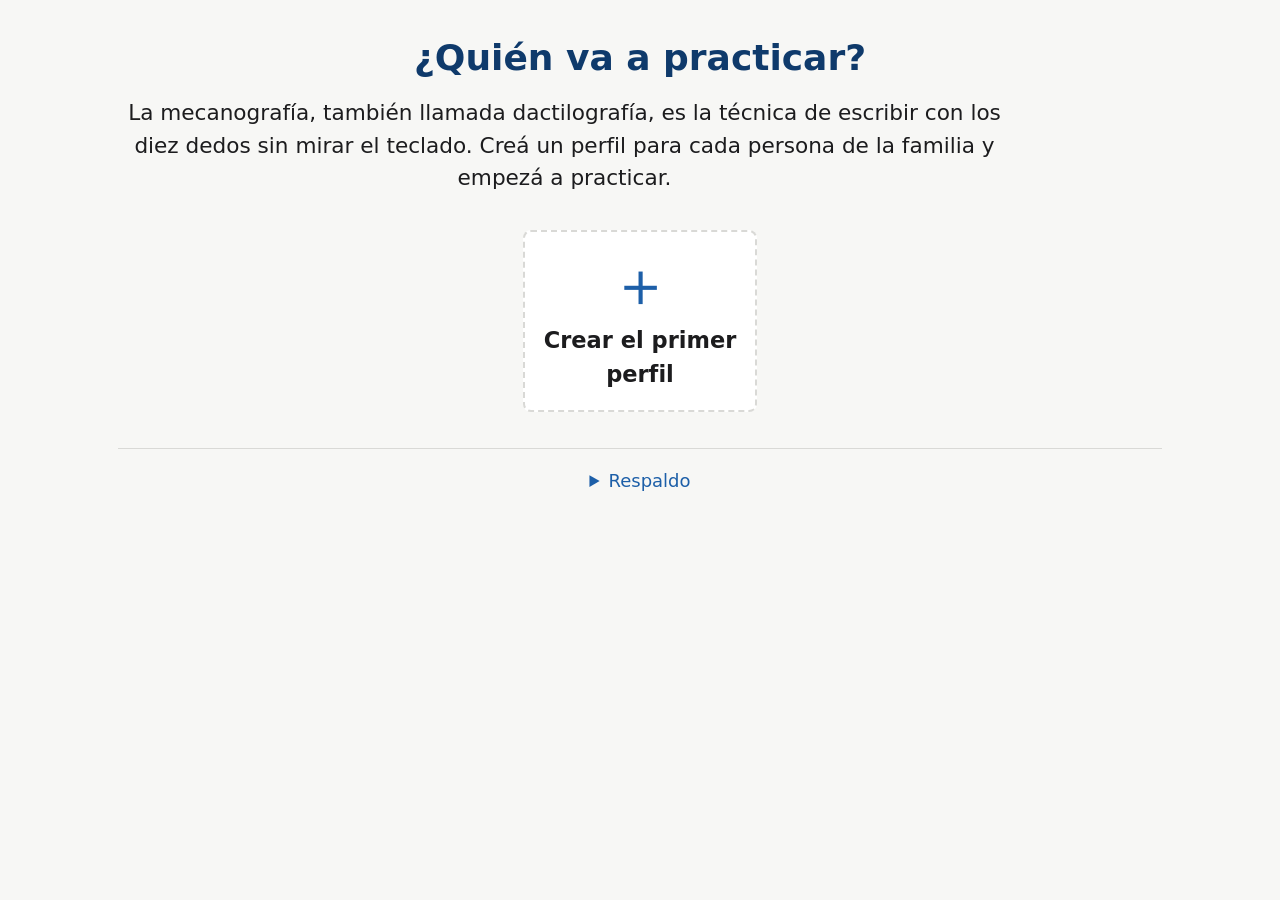
<file: index.html>
<!doctype html>
<html lang="es-AR" data-mode="adult" data-theme="light">
<head>
  <meta charset="utf-8">
  <meta name="viewport" content="width=device-width, initial-scale=1">
  <title>Mecanografía</title>
  <meta name="description" content="Aprendé mecanografía (dactilografía): escribí rápido y sin mirar el teclado, con perfiles para toda la familia.">
  <meta name="theme-color" content="#1d5fa8">
  <link rel="manifest" href="./manifest.webmanifest">
  <link rel="icon" href="./icons/icon.svg" type="image/svg+xml">
  <link rel="apple-touch-icon" href="./icons/apple-touch-icon.png">
  <link rel="stylesheet" href="./css/base.css">
  <link rel="stylesheet" href="./css/themes.css">
  <link rel="stylesheet" href="./css/keyboard.css">
  <link rel="stylesheet" href="./css/hands.css">
  <link rel="stylesheet" href="./css/practice.css">
  <link rel="stylesheet" href="./css/hands-intro.css">
  <link rel="stylesheet" href="./css/profiles.css">
  <link rel="stylesheet" href="./css/lessons.css">
  <link rel="stylesheet" href="./css/progress.css">
  <script type="module" src="./js/app.js"></script>
</head>
<body>
  <a class="skip-link" href="#app">Saltar al contenido</a>
  <main id="app" tabindex="-1"></main>
  <div id="announcer" class="visually-hidden" aria-live="polite" aria-atomic="true"></div>
  <noscript>
    <p class="noscript">Mecanografía necesita JavaScript para funcionar. Activalo en tu navegador y volvé a cargar la página.</p>
  </noscript>
</body>
</html>
</file>
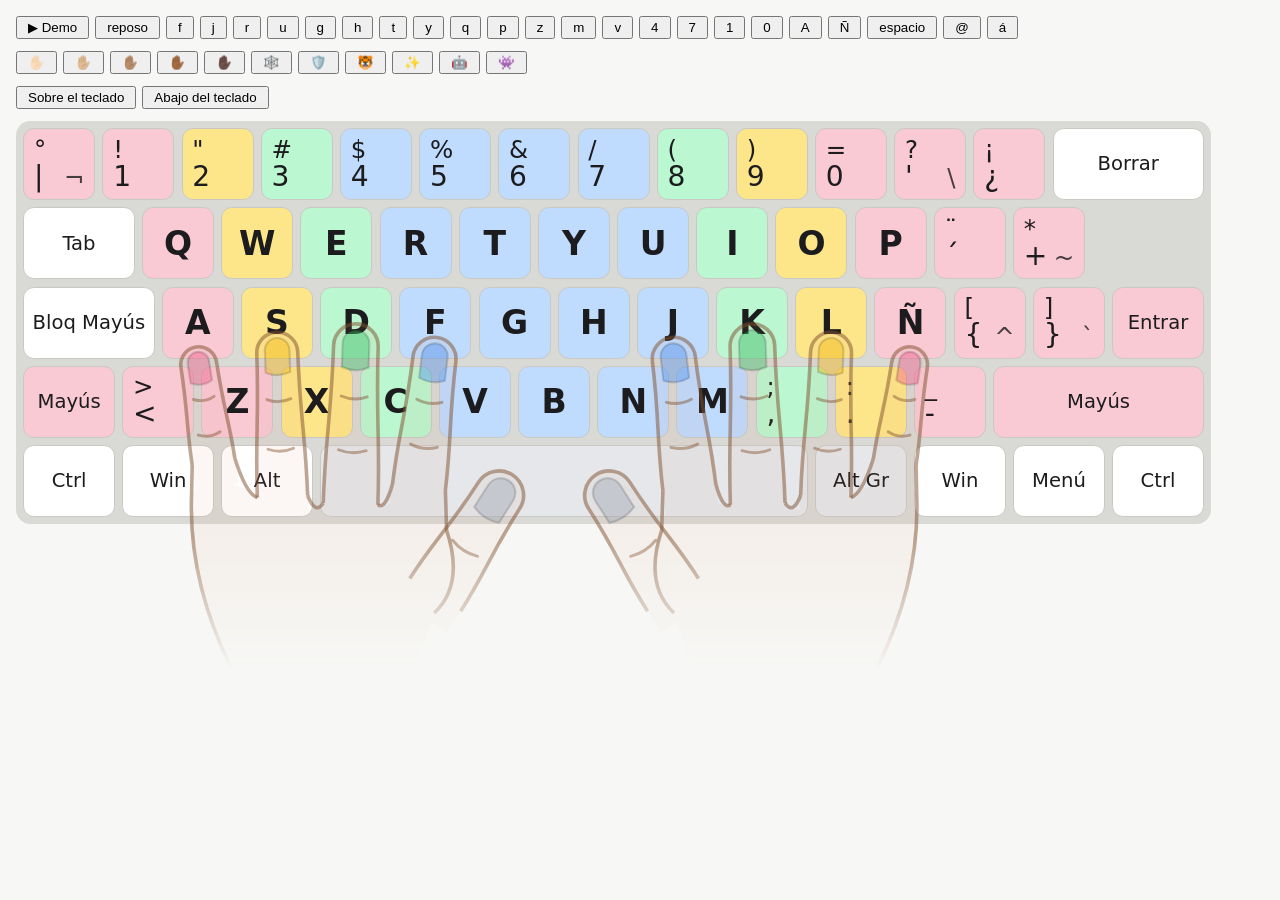
<file: tools/hands-prototype.html>
<!doctype html>
<html lang="es-AR" data-mode="adult" data-theme="light">
<head>
  <meta charset="utf-8">
  <title>Prototipo de manos</title>
  <link rel="stylesheet" href="../css/base.css">
  <link rel="stylesheet" href="../css/themes.css">
  <link rel="stylesheet" href="../css/keyboard.css">
  <link rel="stylesheet" href="../css/hands.css">
  <style>
    body { margin: 0; }
    .proto { padding: 16px; --unit: 72px; --gap: calc(var(--unit) * 0.1); }
    .proto__controls { display: flex; flex-wrap: wrap; gap: 6px; margin-bottom: 12px; font-size: 16px; }
    .proto__controls button { padding: 2px 10px; }
    .board { position: relative; width: max-content; margin-bottom: calc(2 * var(--unit)); }
    .board:has(.hands[data-placement="below"]) { margin-bottom: 0; }

    .board .hands[data-placement="over"] { position: absolute; top: 0; left: 0; width: 100%; }
    .board .hands[data-placement="below"] { display: block; width: 100%; }
  </style>
</head>
<body>
  <div class="proto">
    <div class="proto__controls" id="controls"></div>
    <div class="board" id="board"></div>
  </div>
  <script type="module">
    import { getLayout } from '../js/layouts/index.js';
    import { createKeyIndex } from '../js/keystrokes.js';
    import { createKeyboardView } from '../js/keyboard-view.js';
    import { createHandsView } from '../js/hands-view.js';
    import { guideFor } from '../js/guidance.js';
    import { HAND_SKINS } from '../js/hand-skins.js';

    const params = new URLSearchParams(location.search);
    const keyIndex = createKeyIndex(getLayout(params.get('layout') ?? 'es-latam'));
    const keyboard = createKeyboardView(keyIndex.layout);
    const hands = createHandsView(keyIndex, { placement: 'over' });
    document.getElementById('board').append(keyboard.element, hands.element);

    const show = (char) => {
      const { targets } = guideFor(keyIndex, char, false);
      keyboard.show(targets);
      hands.show(targets);
    };
    window.showChar = show;

    const controls = document.getElementById('controls');
    for (const char of ['', 'f', 'j', 'r', 'u', 'g', 'h', 't', 'y', 'q', 'p', 'z', 'm', 'v', '4', '7', '1', '0', 'A', 'Ñ', ' ', '@', 'á']) {
      const button = document.createElement('button');
      button.textContent = char === '' ? 'reposo' : char === ' ' ? 'espacio' : char;
      button.addEventListener('click', () => show(char === '' ? undefined : char));
      controls.append(button);
    }

    // Demo: "types" a sentence on its own, one character every DEMO_MS.
    const DEMO_TEXT = 'Hola, Sofía: ¿jugamos al fútbol mañana? ¡Dale!';
    const DEMO_MS = 550;
    let demoTimer = null;
    const demoButton = document.createElement('button');
    demoButton.textContent = '▶ Demo';
    demoButton.addEventListener('click', () => {
      clearInterval(demoTimer);
      let i = 0;
      demoTimer = setInterval(() => {
        if (i === DEMO_TEXT.length) {
          clearInterval(demoTimer);
          show(undefined);
          return;
        }
        show(DEMO_TEXT[i]);
        i += 1;
      }, DEMO_MS);
    });
    controls.prepend(demoButton);

    // Skin picker.
    const skins = document.createElement('div');
    skins.className = 'proto__controls';
    for (const skin of HAND_SKINS) {
      const button = document.createElement('button');
      button.textContent = skin.icon;
      button.addEventListener('click', () => hands.setSkin(skin));
      skins.append(button);
    }
    controls.after(skins);

    // Placement picker: on the keyboard or below it.
    const places = document.createElement('div');
    places.className = 'proto__controls';
    for (const [placement, label] of [['over', 'Sobre el teclado'], ['below', 'Abajo del teclado']]) {
      const button = document.createElement('button');
      button.textContent = label;
      button.addEventListener('click', () => hands.setPlacement(placement));
      places.append(button);
    }
    skins.after(places);
    window.setSkin = (id) => hands.setSkin(HAND_SKINS.find((skin) => skin.id === id));
  </script>
</body>
</html>
</file>
<file: css/base.css>
/* Base: reset, layout and accessibility helpers. Colors and sizes come from themes.css. */

*,
*::before,
*::after {
  box-sizing: border-box;
}

html {
  font-family: var(--font-family);
  font-size: var(--font-size-base);
  line-height: 1.5;
  color: var(--color-text);
  background: var(--color-bg);
  -webkit-text-size-adjust: 100%;
}

body {
  margin: 0;
  min-height: 100vh;
  background: var(--color-bg);
}

main {
  max-width: 60rem;
  margin: 0 auto;
  padding: var(--space-lg) var(--space-md);
}

main:focus {
  outline: none;
}

h1,
h2,
h3 {
  line-height: 1.2;
  margin: 0 0 var(--space-md);
}

h2 {
  font-size: var(--text-lg);
}

h1 {
  font-size: var(--font-size-h1);
  color: var(--color-heading);
}

h1:focus {
  outline: none;
}

p {
  margin: 0 0 var(--space-md);
  max-width: 65ch;
}

/* Links stand alone in this app (no links inside paragraphs): no underline, except on hover. */
a {
  color: var(--color-link);
}

/* Zero specificity, so links styled as buttons or tiles keep their own look. */
:where(a) {
  text-decoration: none;
}

:where(a:hover) {
  text-decoration: underline;
}

/* The hidden attribute always wins, even over components that set their own display. */
[hidden] {
  display: none !important;
}

/* Visible focus for every interactive element, keyboard-only. */
:focus-visible {
  outline: var(--focus-width) solid var(--color-focus);
  outline-offset: 3px;
}

.button {
  display: inline-block;
  font: inherit;
  font-weight: 600;
  padding: 0.6em 1.2em;
  border: 2px solid transparent;
  border-radius: var(--radius);
  background: var(--color-accent);
  color: var(--color-on-accent);
  text-decoration: none;
  cursor: pointer;
}

.button:hover {
  background: var(--color-accent-hover);
}

.button:disabled {
  opacity: 0.45;
  cursor: not-allowed;
}

.button--secondary {
  background: transparent;
  color: var(--color-link);
  border-color: currentColor;
}

.button--secondary:hover {
  background: var(--color-surface);
}

/* Forms */
.controls {
  display: flex;
  flex-wrap: wrap;
  gap: var(--space-md) var(--space-lg);
  margin-bottom: var(--space-md);
}

.field {
  display: flex;
  flex-direction: column;
  gap: var(--space-sm);
  min-width: 0; /* a fieldset is as wide as its content by default: it would overflow a phone */
  margin: 0;
  padding: 0;
  border: 0;
}

.field > label,
.field > legend {
  font-weight: 600;
  padding: 0;
}

select {
  max-width: 100%;
  font: inherit;
  color: var(--color-text);
  background: var(--color-surface);
  border: 2px solid var(--color-border);
  border-radius: var(--radius);
  padding: 0.35em 0.6em;
}

.choices {
  display: flex;
  flex-wrap: wrap;
  gap: var(--space-md);
  padding-top: var(--space-sm);
}

.choice {
  display: inline-flex;
  align-items: center;
  gap: 0.4em;
  cursor: pointer;
}

.choice input {
  width: 1.1em;
  height: 1.1em;
  accent-color: var(--color-accent);
}

/* Alerts */
.alert {
  border-radius: var(--radius);
  padding: var(--space-md);
  margin-bottom: var(--space-md);
}

.alert > :last-child {
  margin-bottom: 0;
}

.alert--warning {
  background: var(--color-warning-bg);
  border: 2px solid var(--color-warning-border);
}

.card {
  background: var(--color-surface);
  border: 1px solid var(--color-border);
  border-radius: var(--radius);
  padding: var(--space-lg);
}

.card > :last-child {
  margin-bottom: 0;
}

.lead {
  font-size: 1.2em;
}

.muted {
  color: var(--color-text-muted);
}

.skip-link {
  position: absolute;
  left: var(--space-md);
  top: -100px;
  z-index: 10;
  padding: 0.5em 1em;
  background: var(--color-accent);
  color: var(--color-on-accent);
  border-radius: var(--radius);
}

.skip-link:focus {
  top: var(--space-md);
}

.visually-hidden {
  position: absolute;
  width: 1px;
  height: 1px;
  margin: -1px;
  padding: 0;
  overflow: hidden;
  clip: rect(0 0 0 0);
  white-space: nowrap;
  border: 0;
}

.noscript {
  max-width: 40rem;
  margin: 2rem auto;
  padding: 1rem;
}

@media (prefers-reduced-motion: reduce) {
  *,
  *::before,
  *::after {
    animation-duration: 0.01ms !important;
    animation-iteration-count: 1 !important;
    transition-duration: 0.01ms !important;
    scroll-behavior: auto !important;
  }
}
</file>
<file: css/themes.css>
/* Themes. The active profile sets <html data-mode="adult|kids" data-theme="light|dark">
   (js/app.js resolves the "automatic" theme from the operating system). Kids mode is
   always light. */

/* Rounded font for kids mode, bundled so it works offline (SIL Open Font License). */
@font-face {
  font-family: "Nunito";
  font-style: normal;
  font-weight: 400 800;
  font-display: swap;
  src: url("../assets/fonts/nunito-latin.woff2") format("woff2");
}

/* Shared by every theme: saturated finger colors for the key/finger to use now. */
:root {
  --finger-5-strong: #f0558a;
  --finger-4-strong: #f2b705;
  --finger-3-strong: #2fbf62;
  --finger-2-strong: #4a90f0;
  --finger-thumb-strong: #9aa5b5;
  --finger-on-strong: #111111;
  --color-current-bg: color-mix(in srgb, var(--color-accent) 22%, transparent);
}

[data-mode="kids"] .only-adult,
[data-mode="adult"] .only-kids {
  display: none !important;
}

:root,
[data-mode="adult"] {
  --font-family: system-ui, "Segoe UI", Roboto, "Helvetica Neue", Arial, sans-serif;
  --font-size-base: 18px;
  --font-size-h1: 2rem;
  /* Type scale, relative to the base size (each mode sets its own base). Use these steps,
     not sizes of their own; only the keyboard and the text line size from the key size. */
  --text-sm: 0.9rem; /* secondary info: hints, statuses, summaries (the smallest text) */
  --text-md: 1rem; /* body */
  --text-lg: 1.25rem; /* section titles (h2), card titles, highlighted figures */
  --text-xl: 1.6rem; /* big card titles */
  --text-display: 2.2rem; /* big numbers */
  --radius: 8px;
  --focus-width: 3px;
  --space-sm: 0.5rem;
  --space-md: 1rem;
  --space-lg: 2rem;

  --color-bg: #f7f7f5;
  --color-surface: #ffffff;
  --color-border: #d9d9d6;
  --color-text: #1c1c1e;
  --color-text-muted: #55555a;
  --color-heading: #0f3a6b;
  --color-link: #1d5fa8;
  --color-accent: #1d5fa8;
  --color-accent-hover: #174c87;
  --color-on-accent: #ffffff;
  --color-focus: #c2410c;

  --color-danger: #b42318;
  --color-on-danger: #ffffff;
  --color-star: #b7791f;
  --color-correct: #17703a;
  --color-wrong-text: #a11d16;
  --color-wrong-bg: #fde2e1;
  --color-warning-bg: #fff4d6;
  --color-warning-border: #b7791f;
  --color-key: #ffffff;
  --color-key-text: #1c1c1e;
  --color-key-border: #c9c9c4;
  --finger-5: #f9c9d4;
  --finger-4: #fde68a;
  --finger-3: #bbf7d0;
  --finger-2: #bfdbfe;
  --finger-thumb: #e5e7eb;

  color-scheme: light;
}

[data-mode="adult"][data-theme="dark"] {
  --color-bg: #16181d;
  --color-surface: #1f232b;
  --color-border: #343a46;
  --color-text: #ececf0;
  --color-text-muted: #a8adb7;
  --color-heading: #9cc4ff;
  --color-link: #8bb8ff;
  --color-accent: #8bb8ff;
  --color-accent-hover: #b0cfff;
  --color-on-accent: #0b1a2e;
  --color-focus: #ffb070;

  --color-danger: #ff8a80;
  --color-on-danger: #2a0a08;
  --color-star: #f5b301;
  --color-correct: #6fdc8c;
  --color-wrong-text: #ffc9c4;
  --color-wrong-bg: #5c1d1b;
  --color-warning-bg: #3d3115;
  --color-warning-border: #e0a83a;
  --color-key: #2a2f39;
  --color-key-text: #ececf0;
  --color-key-border: #4a5160;
  --finger-5: #6b2738;
  --finger-4: #5c4a12;
  --finger-3: #1f5135;
  --finger-2: #1e3a64;
  --finger-thumb: #3a3f4a;

  color-scheme: dark;
}

/* Kids mode: always light, bigger type, rounder shapes, playful colors. */
[data-mode="kids"] {
  --font-family: "Nunito", ui-rounded, "Arial Rounded MT Bold", "Segoe UI", Roboto, Arial, sans-serif;
  --font-size-base: 24px;
  --font-size-h1: 2.2rem;
  --radius: 20px;
  --focus-width: 4px;

  --color-bg: #fff6e0;
  --color-surface: #ffffff;
  --color-border: #f2d48a;
  --color-text: #2b2340;
  --color-text-muted: #5b4f6e;
  --color-heading: #6d28d9;
  --color-link: #6d28d9;
  --color-accent: #6d28d9;
  --color-accent-hover: #5b21b6;
  --color-on-accent: #ffffff;
  --color-focus: #db2777;

  --color-danger: #b42318;
  --color-on-danger: #ffffff;
  --color-star: #b7791f;
  --color-correct: #17703a;
  --color-wrong-text: #a11d16;
  --color-wrong-bg: #fde2e1;
  --color-warning-bg: #fff4d6;
  --color-warning-border: #b7791f;
  --color-key: #ffffff;
  --color-key-text: #1c1c1e;
  --color-key-border: #c9c9c4;
  --finger-5: #f9c9d4;
  --finger-4: #fde68a;
  --finger-3: #bbf7d0;
  --finger-2: #bfdbfe;
  --finger-thumb: #e5e7eb;

  color-scheme: light;
}
</file>
<file: css/keyboard.css>
/* On-screen keyboard. Sizes come from --unit / --gap, set by the
   practice stage (practice.css). */

.keyboard {
  flex: none;
  display: flex;
  flex-direction: column;
  gap: var(--gap);
  padding: var(--gap);
  border-radius: calc(var(--unit) * 0.2);
  background: var(--color-border);
  user-select: none;
}

.keyboard__row {
  display: flex;
  gap: var(--gap);
}

.key {
  position: relative;
  flex: none;
  width: calc(var(--w) * var(--unit) + (var(--w) - 1) * var(--gap));
  height: var(--unit);
  border: 1px solid var(--color-key-border);
  border-radius: calc(var(--unit) * 0.15);
  background: var(--color-key);
  color: var(--color-key-text);
  font-size: calc(var(--unit) * 0.34);
  line-height: 1;
  transition: transform 80ms ease-out, background-color 80ms;
}

.key--spacer {
  visibility: hidden;
}

.key[data-finger-group="5"] { background: var(--finger-5); }
.key[data-finger-group="4"] { background: var(--finger-4); }
.key[data-finger-group="3"] { background: var(--finger-3); }
.key[data-finger-group="2"] { background: var(--finger-2); }
.key[data-finger-group="thumb"] { background: var(--finger-thumb); }

.key__label {
  position: absolute;
}

.key__label--letter {
  inset: 0;
  display: grid;
  place-items: center;
  font-size: 1.35em;
  font-weight: 600;
}

.key__label--shift { top: 12%; left: 14%; }
.key__label--base { bottom: 12%; left: 14%; font-size: 1.15em; }
.key__label--altgr { bottom: 12%; right: 14%; opacity: 0.8; }

.key--modifier .key__label {
  inset: 0;
  display: grid;
  place-items: center;
  font-size: 0.8em;
  padding: 0 0.3em;
  text-align: center;
}

.key--pressed {
  transform: translateY(2px);
  filter: brightness(0.85);
}

/* Result of the key just pressed: green if it produced the right character, red if not. */
.key--hit {
  outline: 4px solid var(--color-correct);
  outline-offset: 2px;
}

.key--miss {
  outline: 4px solid var(--color-wrong-text);
  outline-offset: 2px;
  background: var(--color-wrong-bg) !important;
}

/* --- Guidance: key to press now (and keys held with it) light up in the finger color. --- */

.key:is([data-role="primary"], [data-role="modifier"]) {
  z-index: 1;
  color: var(--finger-on-strong);
  box-shadow: 0 0 0 3px var(--color-text);
  animation: key-pulse 1.1s ease-in-out infinite;
}

.key:is([data-role="primary"], [data-role="modifier"])[data-finger-group="5"] { background: var(--finger-5-strong); }
.key:is([data-role="primary"], [data-role="modifier"])[data-finger-group="4"] { background: var(--finger-4-strong); }
.key:is([data-role="primary"], [data-role="modifier"])[data-finger-group="3"] { background: var(--finger-3-strong); }
.key:is([data-role="primary"], [data-role="modifier"])[data-finger-group="2"] { background: var(--finger-2-strong); }
.key:is([data-role="primary"], [data-role="modifier"])[data-finger-group="thumb"] { background: var(--finger-thumb-strong); }

/* "Mi progreso": keys with most errors. */
.key[data-role="trouble"] {
  z-index: 1;
  background: var(--color-wrong-bg) !important;
  color: var(--color-wrong-text);
  box-shadow: 0 0 0 3px var(--color-wrong-text);
}

/* Key to press right after (the letter following a dead key). */
.key[data-role="secondary"] {
  z-index: 1;
  outline: 3px dashed var(--color-text);
  outline-offset: 1px;
}

/* Keys that belong to a finger (hands intro): their own color, outlined, no pulse. */
.key[data-role="zone"] {
  box-shadow: inset 0 0 0 3px var(--color-text);
}

.key__badge {
  position: absolute;
  top: -0.55em;
  right: -0.45em;
  display: grid;
  place-items: center;
  width: 1.5em;
  height: 1.5em;
  border-radius: 50%;
  background: var(--color-text);
  color: var(--color-bg);
  font-size: 0.85em;
  font-weight: 700;
}

@keyframes key-pulse {
  50% { transform: scale(1.08); }
}
</file>
<file: css/hands.css>
/* Hands drawn with the on-screen keyboard (hands-view.js) and their picker (hands-picker.js).
   The drawing is in key units; .keyboard-board (practice.css) sizes and places it. */

.hands {
  pointer-events: none;
  overflow: visible;
  --skin-line: var(--skin-edge);
  --skin-crease: color-mix(in srgb, var(--skin-line) 45%, transparent);
}

/* On a dark keyboard, lines are drawn in a light version of the skin so they always show. */
[data-theme="dark"] .hands {
  --skin-line: color-mix(in srgb, var(--skin) 55%, white);
}

/* --- Looks (hand-skins.js says how each one is drawn) --- */

.hands[data-skin="tone-1"] { --skin: #f6d5c0; --skin-edge: #b57f60; }
.hands[data-skin="tone-2"] { --skin: #ecbc98; --skin-edge: #9c6440; }
.hands[data-skin="tone-3"] { --skin: #cf9467; --skin-edge: #80502e; }
.hands[data-skin="tone-4"] { --skin: #9a643e; --skin-edge: #5c3418; }
.hands[data-skin="tone-5"] { --skin: #5e3b25; --skin-edge: #2e1a0c; }
.hands[data-skin="web"] { --skin: #d7263d; --skin-edge: #7d0d1c; --skin-pattern: #1d3f8f; --skin-dark: #111827; }
.hands[data-skin="armor"] { --skin: #b81d2a; --skin-edge: #5e0a12; --skin-accent: #f2b632; --skin-glow: #9ff0ff; }
.hands[data-skin="tiger"] { --skin: #f08a24; --skin-edge: #7a3d07; --skin-dark: #1c1208; }
.hands[data-skin="sparkle"] { --skin: #b04fd6; --skin-edge: #5d1d78; --skin-accent: #f7c948; }
.hands[data-skin="robot"] { --skin: #a9b6c3; --skin-edge: #3c4753; --skin-dark: #3c4753; --skin-glow: #4ade80; }
.hands[data-skin="monster"] { --skin: #54c45e; --skin-edge: #1f7a2c; }

/* --- Hand and fingers --- */

/* The skin is painted opaque inside its group and the group is faded as one piece, so
   overlapping parts do not get darker. On the keyboard it is very see-through. */
.hands__skin { opacity: 0.07; }
.hands__skin--active { opacity: 0.18; }
/* Costumes are recognized by their drawings: a bit more color than plain skin. */
.hands:not([data-skin^="tone-"]) .hands__skin { opacity: 0.12; }
.hands[data-skin="tiger"] .hands__skin { opacity: 0.18; }

.hands__finger-body,
.hands__palm {
  fill: var(--skin);
}

.hands__finger-outline,
.hands__palm-edge {
  fill: none;
  stroke: var(--skin-line);
  stroke-width: 0.05;
  stroke-opacity: 0.5;
}

.hands__crease {
  fill: none;
  stroke: var(--skin-crease);
  stroke-width: 0.04;
  stroke-linecap: round;
}

/* Nails carry the finger's color (kids instructions name fingers by color). */
.hands__nail {
  fill-opacity: 0.4;
  stroke: rgb(0 0 0 / 0.15);
  stroke-width: 0.03;
}

.hands__finger[data-finger-group="5"] .hands__nail { fill: var(--finger-5-strong); }
.hands__finger[data-finger-group="4"] .hands__nail { fill: var(--finger-4-strong); }
.hands__finger[data-finger-group="3"] .hands__nail { fill: var(--finger-3-strong); }
.hands__finger[data-finger-group="2"] .hands__nail { fill: var(--finger-2-strong); }
.hands__finger[data-finger-group="thumb"] .hands__nail { fill: var(--finger-thumb-strong); }

.hands__hand {
  transition: opacity 150ms;
}

/* A hand with nothing to do fades, so the eye goes to the other one. */
.hands__hand.is-idle {
  opacity: 0.4;
}

.hands__finger:is([data-role="primary"], [data-role="modifier"]) .hands__finger-outline {
  stroke: var(--color-text);
  stroke-width: 0.09;
  stroke-opacity: 1;
}

.hands__finger[data-role="secondary"] .hands__finger-outline {
  stroke: var(--color-text);
  stroke-opacity: 0.8;
  stroke-dasharray: 0.15 0.1;
}

/* Below the keyboard nothing is hidden: solid hands, as in a drawing. */
.hands[data-placement="below"] .hands__skin { opacity: 0.9; }
.hands[data-placement="below"] .hands__skin--active { opacity: 1; }
.hands[data-placement="below"] .hands__nail { fill-opacity: 1; }
.hands[data-placement="below"] :is(.hands__finger-outline, .hands__palm-edge) { stroke-opacity: 0.9; }

/* --- Costume drawings: see-through too, so on the keyboard the letters always show --- */

.hands .hand-skin { opacity: 0.4; }
.hands[data-placement="below"] .hand-skin { opacity: 0.8; }

.hand-skin__line { fill: none; stroke: var(--skin-line); stroke-width: 0.045; stroke-linecap: round; }
.hands:is([data-skin="armor"], [data-skin="robot"]) .hand-skin__line { stroke-width: 0.025; }
.hand-skin__pattern { fill: none; stroke: var(--skin-pattern); stroke-width: 0.02; stroke-linecap: round; }
.hand-skin__pattern--thick { stroke: var(--skin-dark); stroke-width: 0.03; }
.hand-skin__dark { fill: var(--skin-dark); opacity: 0.85; }
.hand-skin__band { fill: var(--skin-accent); stroke: var(--skin-edge); stroke-width: 0.02; }
.hand-skin__accent { fill: none; stroke: var(--skin-accent); stroke-width: 0.07; }
.hand-skin__glow { fill: var(--skin-glow); opacity: 0.35; }
.hand-skin__light { fill: var(--skin-glow); stroke: var(--skin-edge); stroke-width: 0.02; }
.hand-skin__trace { fill: none; stroke: var(--skin-glow); stroke-width: 0.03; stroke-linecap: round; stroke-linejoin: round; }
.hand-skin__spot { fill: var(--skin-line); opacity: 0.45; }

.hand-skin__sparkle {
  fill: var(--skin-accent);
  stroke: color-mix(in srgb, var(--skin-accent) 60%, black);
  stroke-width: 0.015;
  transform-box: fill-box;
  transform-origin: center;
  animation: twinkle 1.8s ease-in-out infinite;
}

@keyframes twinkle {
  50% { opacity: 0.35; transform: scale(0.6); }
}

@media (prefers-reduced-motion: reduce) {
  .hand-skin__sparkle { animation: none; }
}

/* --- Picker --- */

.hands-picker {
  display: flex;
  flex-direction: column;
  gap: var(--space-md);
}

.hands-picker .field {
  margin: 0;
}

.hands-picker__label {
  font-weight: 600;
}

.hands-picker__skins {
  display: grid;
  grid-template-columns: repeat(auto-fill, minmax(5.5rem, 1fr));
  gap: 0.5rem;
  max-width: 40rem;
}

.hands-picker__placements {
  display: grid;
  grid-template-columns: repeat(2, minmax(9rem, 1fr));
  gap: 0.5rem;
}

.hand-option {
  padding: 0.3rem 0.2rem;
  text-align: center;
}

.hand-option__icon {
  display: block;
  font-size: 1.8rem;
  line-height: 1.2;
}

.hand-option__name {
  display: block;
  font-size: var(--text-sm);
}
</file>
<file: css/practice.css>
/* Practice screen: one viewport, no scroll. Sizes derive from the stage's own size
   (container query units), so the keyboard shrinks to fit both width and height. */

main:has(> .practice-screen) {
  max-width: none;
  padding: 0;
}

.practice-screen {
  display: flex;
  flex-direction: column;
  height: 100vh;
  height: 100dvh;
}

/* --- Stats bar (thin, fixed font size in both modes) --- */

.practice-bar {
  display: flex;
  flex-wrap: wrap; /* a phone gets two rows instead of a page wider than the screen */
  align-items: center;
  gap: 0.25rem 1rem;
  padding: 6px 16px;
  font-size: 16px;
  background: var(--color-surface);
  border-bottom: 1px solid var(--color-border);
}

.practice-bar__back {
  font-size: 20px;
  line-height: 1;
  padding: 2px 6px;
  border-radius: var(--radius);
  text-decoration: none;
}

.practice-bar__title {
  margin: 0;
  font-size: 16px;
  white-space: nowrap;
}

.stats {
  display: flex;
  flex: 1;
  flex-wrap: wrap;
  justify-content: center;
  align-items: center;
  gap: 0.25rem 1.25rem;
  margin: 0;
}

.stat {
  display: flex;
  align-items: center;
  gap: 0.4em;
}

.stat dt {
  color: var(--color-text-muted);
}

.stat dd {
  display: flex;
  align-items: center;
  gap: 0.5em;
  margin: 0;
  font-weight: 700;
  font-variant-numeric: tabular-nums;
}

.stat__bar {
  width: min(9rem, 25vw);
  height: 10px;
  accent-color: var(--color-accent);
}

.practice-bar__tools {
  display: flex;
  flex-wrap: wrap;
  justify-content: flex-end;
  align-items: center;
  gap: 0.75rem;
}

.tool {
  display: flex;
  align-items: center;
  gap: 0.35em;
}

.tool label,
.tool--info {
  color: var(--color-text-muted);
}

.tool select {
  padding: 2px 4px;
  border-width: 1px;
}

.button--small {
  padding: 3px 12px;
}

/* --- Layout warning --- */

.layout-banner {
  display: flex;
  align-items: center;
  justify-content: center;
  gap: 1rem;
  padding: 6px 16px;
  font-size: 16px;
  background: var(--color-warning-bg);
  border-bottom: 2px solid var(--color-warning-border);
}

.layout-banner[hidden] {
  display: none;
}

.layout-banner p {
  margin: 0;
  max-width: none;
}

.layout-banner .button {
  padding: 3px 12px;
  white-space: nowrap;
}

/* --- Stage --- */

.practice-stage {
  /* Size containment: the stage must get its height from the flex layout, never from content. */
  container-type: size;
  flex: 1 1 0;
  min-height: 0;
  overflow: hidden;
  display: flex;
  flex-direction: column;
  align-items: center;
  justify-content: center;
  gap: var(--stage-gap);

  --stage-gap: 12px;
  --line-h: 4.5rem;
  --hands-units: 2.2;
  --cue-h: 1.5rem;
  /* Keyboard is 16.6 units wide and 5.6 units tall (keys + gaps + padding); the hands take
     --hands-units more under it (below it, or the palms when they rest on it). */
  --unit: min(
    calc((100cqw - 32px) / 16.6),
    calc((100cqh - var(--line-h) - var(--cue-h) - 4 * var(--stage-gap)) / (5.6 + var(--hands-units)))
  );
  --gap: calc(var(--unit) * 0.1);
  --board-w: calc(16.6 * var(--unit));
}

/* Kids: a shorter text row and hands leave more height to the keyboard (bigger keys). */
[data-mode="kids"] .practice-stage {
  --line-h: 4.2rem;
  --hands-units: 2;
  --cue-h: 0px;
}

/* Keyboard + hands. Over the keyboard, the hands cover it (palms and wrists hang below and
   are cut where the room ends); below it, they sit in the room left under it. */
.keyboard-board {
  position: relative;
  flex: none;
  width: var(--board-w);
  height: calc((5.6 + var(--hands-units)) * var(--unit));
  /* Cut only at the bottom: pulsing keys may grow a little past the other edges. */
  clip-path: inset(-1rem -1rem 0 -1rem);
}

.keyboard-board .hands {
  position: absolute;
  display: block;
}

.keyboard-board .hands[data-placement="over"] {
  top: 0;
  left: 0;
  width: 100%;
}

.keyboard-board .hands[data-placement="below"] {
  bottom: 0;
  left: 50%;
  height: calc(var(--hands-units) * var(--unit));
  transform: translateX(-50%);
}

/* Text line (+ kids card): directly above the keyboard, same width. */
.practice-focus {
  position: relative;
  flex: none;
  display: flex;
  gap: var(--stage-gap);
  width: var(--board-w);
  height: var(--line-h);
}

.practice-input {
  position: absolute;
  inset: 0;
  z-index: 2;
  width: 100%;
  height: 100%;
  opacity: 0;
  resize: none;
  border: 0;
  padding: 0;
  cursor: text;
}

.text-line {
  position: relative;
  flex: 1;
  display: flex;
  align-items: center;
  overflow: hidden;
  border: 2px solid var(--color-border);
  border-radius: var(--radius);
  background: var(--color-surface);
}

/* Typed text fades out towards the left edge. */
.text-line::before {
  content: "";
  position: absolute;
  inset: 0;
  z-index: 1;
  pointer-events: none;
  background: linear-gradient(to right, var(--color-surface) 0%, transparent 12%);
}

.practice-stage:focus-within .text-line {
  border-color: var(--color-accent);
}

.text-line__track {
  flex: none;
  white-space: pre;
  font-family: ui-monospace, "Cascadia Mono", Consolas, "Liberation Mono", monospace;
  font-size: calc(var(--line-h) * 0.5);
  line-height: 1.15;
  transition: transform 120ms ease-out;
}

[data-mode="kids"] .text-line__track {
  font-size: calc(var(--line-h) * 0.42);
}

.char {
  position: relative;
  border-radius: 4px;
}

.char--correct {
  color: var(--color-correct);
}

/* Wrong: color + background + the typed character underneath, so it does not rely on
   color alone and explains the mistake. */
.char--wrong {
  color: var(--color-wrong-text);
  background: var(--color-wrong-bg);
}

/* What was typed instead, small under the expected character. */
.char--wrong[data-typed]::after {
  content: attr(data-typed);
  position: absolute;
  left: 50%;
  top: 100%;
  transform: translateX(-50%);
  font-size: 0.4em;
  font-weight: 700;
  line-height: 1;
  color: var(--color-wrong-text);
}

.char--current {
  background: var(--color-current-bg);
  box-shadow: inset 0 -0.12em 0 var(--color-accent);
}

.practice-stage:focus-within .char--current {
  animation: caret-blink 1s steps(1) infinite;
}

@keyframes caret-blink {
  50% { box-shadow: none; }
}

/* Kids: big card with the current character and the next few. */
.char-card {
  flex: none;
  display: flex;
  align-items: center;
  gap: 0.5em;
  padding: 0 0.6em;
  border: 3px solid var(--color-accent);
  border-radius: var(--radius);
  background: var(--color-surface);
}

.char-card__current {
  min-width: 1.2em;
  text-align: center;
  font-size: calc(var(--line-h) * 0.8);
  font-weight: 700;
  line-height: 1;
  color: var(--color-heading);
}

.char-card__upcoming {
  font-size: calc(var(--line-h) * 0.3);
  color: var(--color-text-muted);
  white-space: pre;
}

/* Kids mode: a wrong key does not advance; the card and the cursor flash red instead. */
.practice-focus.is-miss .char-card {
  border-color: var(--color-wrong-text);
  animation: miss-shake 300ms ease-in-out;
}

.practice-focus.is-miss .char--current {
  background: var(--color-wrong-bg);
}

@keyframes miss-shake {
  25% { transform: translateX(-6px); }
  75% { transform: translateX(6px); }
}

.practice-prompt {
  display: none;
  position: absolute;
  top: 50%;
  left: 50%;
  z-index: 3;
  transform: translate(-50%, -50%);
  margin: 0;
  padding: 0.3em 1em;
  border-radius: 999px;
  background: var(--color-accent);
  color: var(--color-on-accent);
  font-weight: 600;
  pointer-events: none;
  white-space: nowrap;
}

.practice-stage:not(:focus-within) .practice-prompt {
  display: block;
}

.practice-finish {
  display: none;
  flex: 1;
  align-items: center;
  justify-content: center;
  gap: 1em;
  border: 2px solid var(--color-correct);
  border-radius: var(--radius);
  background: var(--color-surface);
}

.practice-finish p {
  margin: 0;
}

.practice-finish__title {
  font-size: var(--text-xl);
  font-weight: 700;
  color: var(--color-correct);
}

.is-done .practice-finish {
  display: flex;
}

.is-done .text-line,
.is-done .char-card,
.is-done .practice-prompt {
  display: none;
}

.finger-cue {
  flex: none;
  height: var(--cue-h);
  margin: calc(var(--stage-gap) * -0.5) 0 0;
  color: var(--color-text-muted);
  font-size: 1rem;
  line-height: var(--cue-h);
}
</file>
<file: css/hands-intro.css>
/* "Posición de las manos": reuses the practice screen layout (practice.css); the step panel
   takes the place of the text line. It is taller, and as wide as the stage (not just the
   keyboard) so the explanations take few lines. */

/* Two classes so it also wins over the kids sizes of practice.css. */
.practice-stage.hands-intro {
  --line-h: 7.5rem;
  --cue-h: 0px;
}

/* First step: the finger colors, and the button that opens the hands picker. */
.hands-intro__fingers {
  display: flex;
  flex-wrap: wrap;
  align-items: center;
  gap: 0.4em 1.5em;
  margin-top: 0.3em;
}

.hands-intro__fingers[hidden] {
  display: none;
}

.hands-intro__fingers .finger-legend {
  margin: 0;
}

/* The picker opens at the top and dims little, so the hands under the keyboard stay in view. */
.dialog.hands-dialog {
  max-width: calc(100vw - 2rem);
  margin-top: 1rem;
  padding: var(--space-md) var(--space-lg);
}

/* "Listo" sits at the end of the last row (where to show the hands), not on a row of its own. */
.hands-dialog[open] {
  display: flex;
  align-items: flex-end;
  gap: var(--space-lg);
}

.hands-dialog::backdrop {
  background: rgb(0 0 0 / 0.15);
}

/* Kids: five tones on top, six costumes below. */
.hands-dialog .hands-picker__skins {
  grid-template-columns: repeat(6, 5.5rem);
  max-width: none;
}

/* HAND_SKINS lists the five tones first. */
.hands-dialog .hands-picker__skins > :nth-child(6) {
  grid-column-start: 1;
}

.hands-dialog .hand-option__icon {
  font-size: 1.5rem;
}

.hands-intro__panel {
  position: relative;
  flex: none;
  display: flex;
  align-items: center;
  gap: var(--stage-gap);
  width: min(100cqw - 32px, 64rem);
  height: var(--line-h);
  padding: 0.5em 1em;
  border: 2px solid var(--color-border);
  border-radius: var(--radius);
  background: var(--color-surface);
}

.hands-intro.is-practice:focus-within .hands-intro__panel {
  border-color: var(--color-accent);
}

.hands-intro__text {
  flex: 1;
  min-width: 0;
}

.hands-intro__text p {
  max-width: none;
  margin: 0.2em 0 0;
}

.hands-intro__title {
  margin: 0;
  font-size: var(--text-lg);
}

.hands-intro__instruction {
  font-weight: 700;
}

.hands-intro__feedback {
  min-height: 1.2em;
  color: var(--color-text-muted);
}

.finger-legend {
  display: flex;
  flex-wrap: wrap;
  gap: 0.4em 1.2em;
  margin: 0.3em 0 0;
  padding: 0;
  list-style: none;
}

.finger-legend[hidden] {
  display: none;
}

.finger-legend li {
  display: flex;
  align-items: center;
  gap: 0.35em;
}

.finger-legend__swatch {
  width: 0.9em;
  height: 1.3em;
  border: 2px solid var(--color-key-border);
  border-radius: 999px;
}

.finger-legend__swatch[data-finger-group="5"] { background: var(--finger-5-strong); }
.finger-legend__swatch[data-finger-group="4"] { background: var(--finger-4-strong); }
.finger-legend__swatch[data-finger-group="3"] { background: var(--finger-3-strong); }
.finger-legend__swatch[data-finger-group="2"] { background: var(--finger-2-strong); }
.finger-legend__swatch[data-finger-group="thumb"] { background: var(--finger-thumb-strong); }

.hands-intro__actions {
  flex: none;
  display: flex;
  gap: 0.5em;
}

/* The prompt only makes sense while waiting for keys (explanation steps use a button). */
.hands-intro:not(.is-practice) .practice-prompt {
  display: none;
}

/* Keys outside the step dim so the lit ones stand out. */
.keyboard--focus .key:not([data-role]):not(.key--spacer) {
  opacity: 0.35;
}

/* --- Lessons map: link to the intro --- */

.hands-intro-link {
  display: flex;
  flex-direction: column;
  gap: 0.1rem;
  max-width: 28rem;
  padding: 0.5rem var(--space-md);
  border: 2px solid var(--color-border);
  border-radius: var(--radius);
  background: var(--color-surface);
  color: var(--color-text);
  text-decoration: none;
}

.hands-intro-link:hover {
  border-color: var(--color-accent);
}

.hands-intro-link__title {
  font-weight: 700;
  color: var(--color-link);
}
</file>
<file: css/profiles.css>
/* Profiles: picker, form (with calibration), home and confirmation dialog. */

/* --- Picker --- */

.picker-title {
  text-align: center;
}

.profile-grid {
  list-style: none;
  margin: var(--space-lg) 0;
  padding: 0;
  display: grid;
  grid-template-columns: repeat(auto-fit, minmax(11rem, 13rem));
  justify-content: center;
  gap: var(--space-md);
}

.profile-card {
  display: flex;
  flex-direction: column;
  background: var(--color-surface);
  border: 2px solid var(--color-border);
  border-radius: var(--radius);
  overflow: hidden;
}

.profile-card--new {
  border-style: dashed;
}

.profile-card__main {
  flex: 1;
  display: flex;
  flex-direction: column;
  align-items: center;
  justify-content: center;
  gap: 0.25rem;
  padding: var(--space-md);
  font: inherit;
  color: inherit;
  background: none;
  border: 0;
  text-decoration: none;
  cursor: pointer;
}

.profile-card__main:hover {
  background: var(--color-current-bg);
}

.profile-card__main:focus-visible {
  outline-offset: -4px;
}

.profile-card__avatar {
  font-size: 3.5rem;
  line-height: 1.1;
}

.profile-card--new .profile-card__avatar {
  color: var(--color-accent);
}

.profile-card__name {
  font-weight: 700;
  font-size: var(--text-lg);
  text-align: center;
  overflow-wrap: anywhere;
}

.profile-card__summary {
  font-size: var(--text-sm);
  color: var(--color-text-muted);
  text-align: center;
}

.profile-card__actions {
  display: flex;
  justify-content: space-around;
  padding: 0.4rem;
  border-top: 1px solid var(--color-border);
  font-size: var(--text-sm);
}

.link-button {
  font: inherit;
  padding: 0;
  border: 0;
  background: none;
  color: var(--color-link);
  text-decoration: none;
  cursor: pointer;
}

.link-button:hover {
  text-decoration: underline;
}

.backup {
  margin-top: var(--space-lg);
  padding-top: var(--space-md);
  border-top: 1px solid var(--color-border);
  text-align: center;
}

.backup summary {
  cursor: pointer;
  color: var(--color-link);
}

.backup[open] {
  text-align: start;
}

.backup[open] summary {
  margin-bottom: var(--space-sm);
}


.backup__actions,
.form-actions {
  display: flex;
  flex-wrap: wrap;
  gap: var(--space-md);
}

.picker-status {
  margin-top: var(--space-md);
}

/* --- Form --- */

.profile-form {
  display: flex;
  flex-direction: column;
  gap: var(--space-lg);
}

.profile-form__columns {
  display: grid;
  grid-template-columns: repeat(auto-fit, minmax(min(100%, 22rem), 1fr));
  gap: var(--space-lg);
  align-items: start;
}

.profile-form__group {
  display: flex;
  flex-direction: column;
  gap: var(--space-md);
}

.profile-form__group h2 {
  margin: 0;
}

/* Save is always in view: the bar sticks to the bottom of the window while the form scrolls. */
.profile-form .form-actions {
  position: sticky;
  bottom: 0;
  z-index: 1;
  margin: 0 calc(-1 * var(--space-md));
  padding: var(--space-sm) var(--space-md);
  border-top: 1px solid var(--color-border);
  background: var(--color-bg);
}

input[type="text"] {
  width: 100%;
  max-width: 24rem;
  font: inherit;
  padding: 0.5em 0.7em;
  color: var(--color-text);
  background: var(--color-surface);
  border: 2px solid var(--color-border);
  border-radius: var(--radius);
}

input[aria-invalid="true"] {
  border-color: var(--color-wrong-text);
}

.field-error {
  margin: 0;
  color: var(--color-wrong-text);
  font-weight: 600;
}

.avatar-grid {
  display: grid;
  grid-template-columns: repeat(auto-fill, minmax(3.6rem, 1fr));
  gap: 0.5rem;
  max-width: 34rem;
}

.option-grid {
  display: grid;
  grid-template-columns: repeat(auto-fit, minmax(min(100%, 11rem), 1fr));
  gap: 0.75rem;
}

.option-grid--compact {
  grid-template-columns: repeat(auto-fit, minmax(min(100%, 7rem), 1fr));
}

/* Native radios kept focusable and in place, drawn as tiles. */
.choice-tile {
  position: relative;
  display: block;
  cursor: pointer;
}

.choice-tile__input {
  position: absolute;
  inset: 0;
  margin: 0;
  opacity: 0;
  cursor: pointer;
}

.choice-tile__input + * {
  display: block;
  height: 100%;
  border: 2px solid var(--color-border);
  border-radius: var(--radius);
  background: var(--color-surface);
}

.choice-tile__input:checked + * {
  border-color: var(--color-accent);
  box-shadow: 0 0 0 2px var(--color-accent);
  background: var(--color-current-bg);
}

.choice-tile__input:focus-visible + * {
  outline: var(--focus-width) solid var(--color-focus);
  outline-offset: 3px;
}

.avatar-option {
  padding: 0.3rem 0;
  font-size: 2rem;
  text-align: center;
}

.option-card {
  padding: 0.75rem 1rem;
}

.option-card__name {
  display: block;
  font-weight: 700;
}

/* Selection is also marked with a check, not only with color. */
.choice-tile__input:checked + .option-card .option-card__name::after {
  content: " ✓";
  color: var(--color-accent);
}

.option-card__description {
  display: block;
  font-size: var(--text-sm);
  color: var(--color-text-muted);
}

/* --- Calibration --- */

.calibration-details summary {
  cursor: pointer;
  font-weight: 600;
}

.calibration {
  --unit: 1.9rem;
  --gap: 0.19rem;

  display: flex;
  flex-direction: column;
  gap: 0.75rem;
  margin-top: 0.5rem;
  padding: var(--space-md);
  border: 1px solid var(--color-border);
  border-radius: var(--radius);
  background: var(--color-surface);
}

.calibration p {
  margin: 0;
}

.calibration .keyboard {
  align-self: flex-start;
  max-width: 100%;
  overflow-x: auto;
}

.calibration__prompt {
  font-size: var(--text-lg);
  font-weight: 700;
}

.calibration__capture {
  padding: 1rem;
  border: 2px dashed var(--color-accent);
  border-radius: var(--radius);
  text-align: center;
  font-weight: 600;
  cursor: pointer;
}

.calibration__capture:focus {
  border-style: solid;
  background: var(--color-current-bg);
}

.calibration__active,
.calibration__capture:focus .calibration__idle {
  display: none;
}

.calibration__capture:focus .calibration__active {
  display: inline;
}

.calibration.is-finished :is(.calibration__step, .calibration__prompt, .keyboard, .calibration__capture) {
  display: none;
}

.calibration__feedback {
  display: flex;
  flex-direction: column;
  align-items: flex-start;
  gap: 0.5rem;
}

.calibration__feedback .alert {
  margin: 0;
}

/* --- Danger --- */

.danger-zone {
  margin-top: var(--space-lg);
  padding-top: var(--space-md);
  border-top: 1px solid var(--color-border);
}

.button--danger {
  background: var(--color-danger);
  color: var(--color-on-danger);
}

.button--danger:hover {
  background: var(--color-danger);
  filter: brightness(0.9);
}

/* --- Dialog --- */

.dialog {
  max-width: min(32rem, calc(100vw - 2rem));
  padding: var(--space-lg);
  border: 0;
  border-radius: var(--radius);
  background: var(--color-surface);
  color: var(--color-text);
  box-shadow: 0 12px 40px rgb(0 0 0 / 0.35);
}

.dialog::backdrop {
  background: rgb(0 0 0 / 0.5);
}


.dialog__actions {
  display: flex;
  justify-content: flex-end;
  flex-wrap: wrap;
  gap: var(--space-md);
}

/* --- Home --- */

.home-header {
  display: flex;
  flex-wrap: wrap;
  align-items: center;
  gap: var(--space-md);
  margin-bottom: var(--space-lg);
}

.home-header__avatar {
  font-size: 4rem;
  line-height: 1;
}

.home-header h1,
.home-header p {
  margin: 0;
}

.home-stats {
  display: flex;
  flex-wrap: wrap;
  gap: 0.2rem var(--space-md);
  margin: 0.2rem 0 0;
  padding: 0;
  list-style: none;
  font-weight: 700;
}

/* Lessons and free typing side by side when they fit. */
.home-actions {
  display: grid;
  grid-template-columns: repeat(auto-fit, minmax(min(100%, 16rem), 1fr));
  gap: var(--space-md);
}

.home-all-lessons {
  margin: var(--space-sm) 0 0;
}

.home-action {
  display: flex;
  flex-direction: column;
  gap: 0.25rem;
  padding: var(--space-lg);
  border-radius: var(--radius);
  background: var(--color-accent);
  color: var(--color-on-accent);
  text-decoration: none;
}

.home-action:hover {
  background: var(--color-accent-hover);
}

.home-action--secondary {
  background: var(--color-surface);
  color: var(--color-text);
  border: 2px solid var(--color-border);
}

.home-action--secondary:hover {
  background: var(--color-surface);
  border-color: var(--color-accent);
}

.home-action__title {
  font-size: var(--text-xl);
  font-weight: 700;
}

.home-links {
  display: flex;
  flex-wrap: wrap;
  gap: 0.2rem var(--space-lg);
  margin-left: auto;
}
</file>
<file: css/lessons.css>
/* Lessons: course map tiles, keycaps, stars and the results screen. */

/* Links to the screens around this one (back, lessons, progress). */
.screen-links {
  display: flex;
  flex-wrap: wrap;
  gap: 0.2rem var(--space-lg);
  margin-bottom: var(--space-md);
}

.map-header {
  display: flex;
  flex-wrap: wrap;
  align-items: center;
  justify-content: space-between;
  gap: var(--space-sm) var(--space-lg);
}

.map-header p {
  margin: 0;
}

.lesson-unit {
  margin-top: var(--space-lg);
}

.lesson-unit h2 {
  margin-bottom: var(--space-sm);
}

.lesson-unit__description {
  margin: -0.25rem 0 var(--space-sm);
}


.lesson-grid {
  list-style: none;
  margin: 0;
  padding: 0;
  display: grid;
  /* Five per row on a laptop: most units have five lessons. */
  grid-template-columns: repeat(auto-fill, minmax(min(100%, 9.5rem), 1fr));
  gap: var(--space-sm);
}

.lesson-tile {
  display: flex;
  flex-direction: column;
  gap: 0.3rem;
  height: 100%;
  padding: 0.6rem 0.8rem;
  border: 2px solid var(--color-border);
  border-radius: var(--radius);
  background: var(--color-surface);
  color: var(--color-text);
  text-decoration: none;
}

a.lesson-tile:hover {
  border-color: var(--color-accent);
}

.lesson-tile--locked {
  opacity: 0.6;
  border-style: dashed;
}

.lesson-tile--completed {
  border-color: var(--color-correct);
}

.lesson-tile--recommended {
  border-color: var(--color-accent);
  box-shadow: 0 0 0 3px var(--color-accent);
}

.lesson-tile__number {
  font-size: var(--text-sm);
  color: var(--color-text-muted);
}

.lesson-tile__title {
  font-weight: 700;
  font-size: var(--text-lg);
}

.lesson-tile__footer {
  display: flex;
  align-items: center;
  justify-content: space-between;
  gap: 0.5rem;
  margin-top: auto;
}

.lesson-tile__status {
  font-size: var(--text-sm);
  color: var(--color-text-muted);
}

.lesson-tile--recommended .lesson-tile__status {
  color: var(--color-accent);
  font-weight: 700;
}

.keycaps {
  display: flex;
  flex-wrap: wrap;
  gap: 0.3rem;
}

.keycaps kbd {
  min-width: 1.8em;
  padding: 0.1em 0.4em;
  border: 1px solid var(--color-key-border);
  border-bottom-width: 3px;
  border-radius: 6px;
  background: var(--color-key);
  color: var(--color-key-text);
  font: 600 1em ui-monospace, "Cascadia Mono", Consolas, monospace;
  text-align: center;
}

.keycaps--review {
  font-size: var(--text-sm);
  color: var(--color-text-muted);
}

.stars {
  display: inline-flex;
  gap: 0.1em;
  font-size: var(--text-lg);
  line-height: 1;
}

/* Empty stars carry information (1 vs 3), so they need graphic contrast (≥ 3:1). */
.star {
  color: var(--color-text-muted);
}

.star--on {
  color: var(--color-star);
}

.stars--large {
  font-size: 3.2rem;
}

/* --- Results --- */

/* Results must fit a 1366×768 laptop without scrolling, medals included: summary and buttons
   on the left, the star goals on the right (stacked, the goals go last). */
main:has(> .results) {
  padding-block: var(--space-md);
}

.results {
  display: grid;
  align-items: center;
  gap: var(--space-md) var(--space-lg);
  max-width: 36rem;
  margin: 0 auto;
  padding: var(--space-md) var(--space-lg);
  border-radius: var(--radius);
  background: var(--color-surface);
  border: 3px solid var(--color-border);
  text-align: center;
}

@media (min-width: 60rem) {
  .results {
    /* The summary is wider: its three buttons fit in one row. */
    grid-template-columns: minmax(0, 3fr) minmax(0, 2fr);
    max-width: 64rem;
  }
}

.results__summary {
  display: flex;
  flex-direction: column;
  align-items: center;
  gap: var(--space-sm);
}

.results--passed {
  border-color: var(--color-correct);
}

.results h1,
.results p {
  margin: 0;
}

.results__lesson {
  display: flex;
  flex-wrap: wrap;
  align-items: center;
  justify-content: center;
  gap: var(--space-sm);
}

.results__stats {
  display: flex;
  flex-wrap: wrap;
  justify-content: center;
  gap: var(--space-lg);
  font-size: var(--text-lg);
  font-weight: 700;
}

.results__details {
  display: flex;
  flex-wrap: wrap;
  justify-content: center;
  gap: var(--space-lg);
  color: var(--color-text-muted);
}

.results__medals {
  display: flex;
  flex-direction: column;
  align-items: center;
  gap: var(--space-sm);
}

.results__record {
  color: var(--color-correct);
  font-weight: 700;
}

/* Kids: what the voice says about the next star, with its "Escuchar" button. */
.results__voice {
  display: flex;
  flex-wrap: wrap;
  align-items: center;
  justify-content: center;
  gap: var(--space-sm);
  font-weight: 700;
}

/* "¿Cómo se ganan las estrellas?" */
.star-goals {
  width: 100%;
  max-width: 34rem;
  margin: 0 auto;
  text-align: left;
}

.star-goals__title {
  margin: 0 0 var(--space-sm);
  font-size: var(--text-md);
  text-align: center;
}

.star-goals__list {
  list-style: none;
  margin: 0;
  padding: 0;
  display: grid;
  gap: 0.35rem;
}

.star-goals__item {
  display: grid;
  grid-template-columns: auto 1fr;
  align-items: center;
  column-gap: 0.75rem;
  padding: 0.35rem 0.75rem;
  border: 1px solid var(--color-border);
  border-radius: var(--radius);
}

.star-goals__item--done {
  border-color: var(--color-correct);
}

/* Under what the star asks for. */
.star-goals__status {
  grid-column: 2;
  font-size: var(--text-sm);
  color: var(--color-text-muted);
}

.star-goals__item--done .star-goals__status {
  color: var(--color-correct);
  font-weight: 700;
}

.results__actions {
  display: flex;
  flex-wrap: wrap;
  justify-content: center;
  gap: var(--space-md);
  margin-top: var(--space-sm);
}
</file>
<file: css/progress.css>
/* "Mi progreso", medals, confetti and the PWA update banner. */

.field--inline {
  flex-direction: row;
  flex-wrap: wrap;
  align-items: center;
  gap: var(--space-sm);
  margin: 0;
}

.progress-header {
  display: flex;
  flex-wrap: wrap;
  align-items: baseline;
  justify-content: space-between;
  gap: var(--space-sm) var(--space-lg);
}

.stat-tiles {
  list-style: none;
  margin: 0 0 var(--space-lg);
  padding: 0;
  display: grid;
  grid-template-columns: repeat(auto-fit, minmax(10rem, 1fr));
  gap: var(--space-md);
}

.stat-tile {
  display: flex;
  flex-direction: column;
  gap: 0.15rem;
  padding: var(--space-md);
  border: 1px solid var(--color-border);
  border-radius: var(--radius);
  background: var(--color-surface);
}

.stat-tile__label {
  font-weight: 600;
}

.stat-tile__value {
  font-size: var(--text-display);
  font-weight: 700;
  line-height: 1.1;
  font-variant-numeric: tabular-nums;
}

.stat-tile__hint {
  font-size: var(--text-sm);
  color: var(--color-text-muted);
}

.progress-section {
  margin-bottom: var(--space-lg);
}


/* --- WPM chart --- */

.wpm-chart {
  margin: 0;
}

.wpm-chart figcaption {
  position: absolute;
  width: 1px;
  height: 1px;
  overflow: hidden;
  clip: rect(0 0 0 0);
}

.wpm-chart__plot {
  position: relative;
  max-width: 44rem;
  padding: var(--space-sm);
  border: 1px solid var(--color-border);
  border-radius: var(--radius);
  background: var(--color-surface);
}

.wpm-chart__svg {
  display: block;
  width: 100%;
  height: auto;
  overflow: visible;
}

.wpm-chart__grid {
  stroke: var(--color-border);
  stroke-width: 1;
}

.wpm-chart__axis {
  fill: var(--color-text-muted);
  font-size: 13px;
}

.wpm-chart__line {
  fill: none;
  stroke: var(--color-accent);
  stroke-width: 2;
  stroke-linejoin: round;
  stroke-linecap: round;
}

.wpm-chart__point {
  fill: var(--color-accent);
  stroke: var(--color-surface);
  stroke-width: 2;
}

.wpm-chart__label {
  fill: var(--color-text);
  font-size: 14px;
  font-weight: 700;
}

.wpm-chart__crosshair {
  stroke: var(--color-text-muted);
  stroke-width: 1;
  stroke-dasharray: 3 3;
}

.wpm-chart__focus {
  fill: none;
  stroke: var(--color-focus);
  stroke-width: 3;
}

.wpm-chart__tooltip {
  position: absolute;
  z-index: 1;
  transform: translate(-50%, calc(-100% - 12px));
  padding: 0.3em 0.6em;
  border-radius: 6px;
  background: var(--color-text);
  color: var(--color-bg);
  font-size: var(--text-sm);
  white-space: nowrap;
  pointer-events: none;
}

.wpm-chart__table {
  margin-top: var(--space-sm);
}

.wpm-chart__table summary {
  cursor: pointer;
  color: var(--color-link);
}

.wpm-chart__table table {
  margin-top: var(--space-sm);
  border-collapse: collapse;
  font-variant-numeric: tabular-nums;
}

.wpm-chart__table th,
.wpm-chart__table td {
  padding: 0.2em 0.8em;
  border-bottom: 1px solid var(--color-border);
  text-align: right;
}

/* --- Trouble keys --- */

.trouble-list {
  display: flex;
  flex-wrap: wrap;
  gap: var(--space-sm) var(--space-lg);
  padding-left: 1.4em;
}

.trouble-list kbd {
  padding: 0.05em 0.45em;
  border: 1px solid var(--color-key-border);
  border-bottom-width: 3px;
  border-radius: 6px;
  background: var(--color-key);
  color: var(--color-key-text);
  font: 600 1em ui-monospace, "Cascadia Mono", Consolas, monospace;
}

.progress-keyboard {
  --unit: min(2.3rem, calc((100vw - 3rem) / 16.6));
  --gap: calc(var(--unit) * 0.1);

  max-width: 100%;
  overflow-x: auto;
}

/* As wide as its keys: the frame must not stretch to the page width. */
.progress-keyboard .keyboard {
  width: fit-content;
}

/* --- Medals --- */

.medal-list {
  list-style: none;
  margin: 0;
  padding: 0;
  display: flex;
  flex-wrap: wrap;
  justify-content: center;
  gap: var(--space-sm);
}

.medal {
  display: inline-flex;
  align-items: center;
  gap: 0.4em;
  padding: 0.3em 0.8em;
  border: 2px dashed var(--color-border);
  border-radius: 999px;
  color: var(--color-text-muted);
}

.medal--earned {
  border-style: solid;
  border-color: var(--color-star);
  background: var(--color-surface);
  color: var(--color-text);
  font-weight: 700;
}

.medal__icon {
  font-size: 1.4em;
}

.progress-section .medal-list {
  justify-content: flex-start;
}

/* --- Confetti and update banner --- */

.confetti {
  position: fixed;
  inset: 0;
  z-index: 50;
  width: 100vw;
  height: 100vh;
  pointer-events: none;
}

.update-banner {
  position: fixed;
  left: 50%;
  bottom: var(--space-md);
  z-index: 40;
  transform: translateX(-50%);
  display: flex;
  align-items: center;
  gap: var(--space-md);
  max-width: calc(100vw - 2rem);
  padding: 0.6rem 1rem;
  border-radius: var(--radius);
  background: var(--color-text);
  color: var(--color-bg);
  font-size: var(--text-sm);
  box-shadow: 0 8px 24px rgb(0 0 0 / 0.3);
}

.update-banner p {
  margin: 0;
}

.install-slot {
  margin-top: var(--space-lg);
}
</file>
